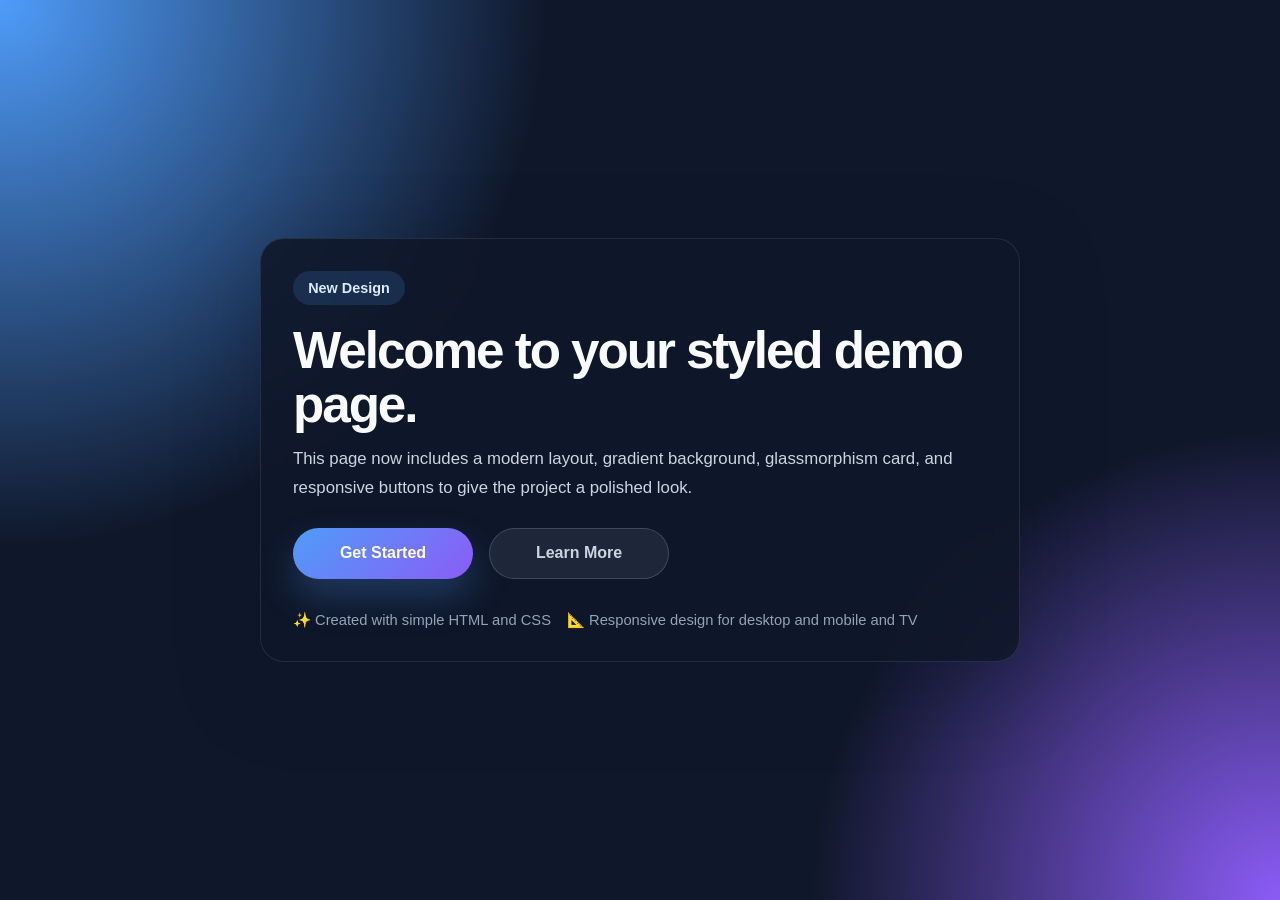
<file: index.html>
<!DOCTYPE html>
<html lang="en">
  <head>
    <meta charset="UTF-8" />
    <meta name="viewport" content="width=device-width, initial-scale=1.0" />
    <title>Demo Page</title>
    <style>
      :root {
        color-scheme: light;
        font-family: "Segoe UI", Tahoma, Geneva, Verdana, sans-serif;
        background: radial-gradient(circle at top left, #4f9cf9, transparent 35%),
          radial-gradient(circle at bottom right, #8b5cf6, transparent 30%),
          #0f172a;
        color: #f8fafc;
      }

      * {
        box-sizing: border-box;
      }

      body {
        margin: 0;
        min-height: 100vh;
        display: grid;
        place-items: center;
        padding: 2rem;
      }

      .card {
        width: min(100%, 760px);
        padding: 2rem;
        border-radius: 24px;
        background: rgba(15, 23, 42, 0.88);
        border: 1px solid rgba(148, 163, 184, 0.16);
        box-shadow: 0 24px 80px rgba(15, 23, 42, 0.35);
        backdrop-filter: blur(16px);
      }

      .badge {
        display: inline-flex;
        align-items: center;
        gap: 0.5rem;
        padding: 0.55rem 0.95rem;
        border-radius: 999px;
        background: rgba(79, 156, 249, 0.16);
        color: #dbeafe;
        font-size: 0.9rem;
        font-weight: 600;
      }

      h1 {
        margin: 1.2rem 0 0.5rem;
        font-size: clamp(2rem, 4vw, 3.5rem);
        letter-spacing: -0.04em;
        line-height: 1.05;
      }

      p {
        margin: 0.75rem 0 1.6rem;
        max-width: 42rem;
        color: #cbd5e1;
        line-height: 1.75;
        font-size: 1.05rem;
      }

      .buttons {
        display: flex;
        flex-wrap: wrap;
        gap: 1rem;
      }

      .button {
        display: inline-flex;
        align-items: center;
        justify-content: center;
        min-width: 180px;
        padding: 0.95rem 1.35rem;
        border-radius: 999px;
        border: none;
        font-size: 1rem;
        font-weight: 600;
        cursor: pointer;
        transition: transform 180ms ease, box-shadow 180ms ease, background 180ms ease;
      }

      .button.primary {
        color: #ffffff;
        background: linear-gradient(135deg, #4f9cf9, #8b5cf6);
        box-shadow: 0 18px 36px rgba(79, 156, 249, 0.26);
      }

      .button.secondary {
        color: #cbd5e1;
        background: rgba(148, 163, 184, 0.12);
        border: 1px solid rgba(148, 163, 184, 0.28);
      }

      .button:hover {
        transform: translateY(-1px);
      }

      .footer {
        margin-top: 2rem;
        display: flex;
        flex-wrap: wrap;
        gap: 1rem;
        color: #94a3b8;
        font-size: 0.92rem;
      }

      .footer span {
        display: inline-flex;
        align-items: center;
        gap: 0.4rem;
      }
    </style>
  </head>
  <body>
    <main class="card">
      <span class="badge">New Design</span>
      <h1>Welcome to your styled demo page.</h1>
      <p>
        This page now includes a modern layout, gradient background, glassmorphism card, and responsive buttons to give the project a polished look.
      </p>
      <div class="buttons">
        <button class="button primary">Get Started</button>
        <button class="button secondary">Learn More</button>
      </div>
      <div class="footer">
        <span>✨ Created with simple HTML and CSS</span>
        <span>📐 Responsive design for desktop and mobile and TV</span>
      </div>
    </main>
  </body>
</html>
</file>
